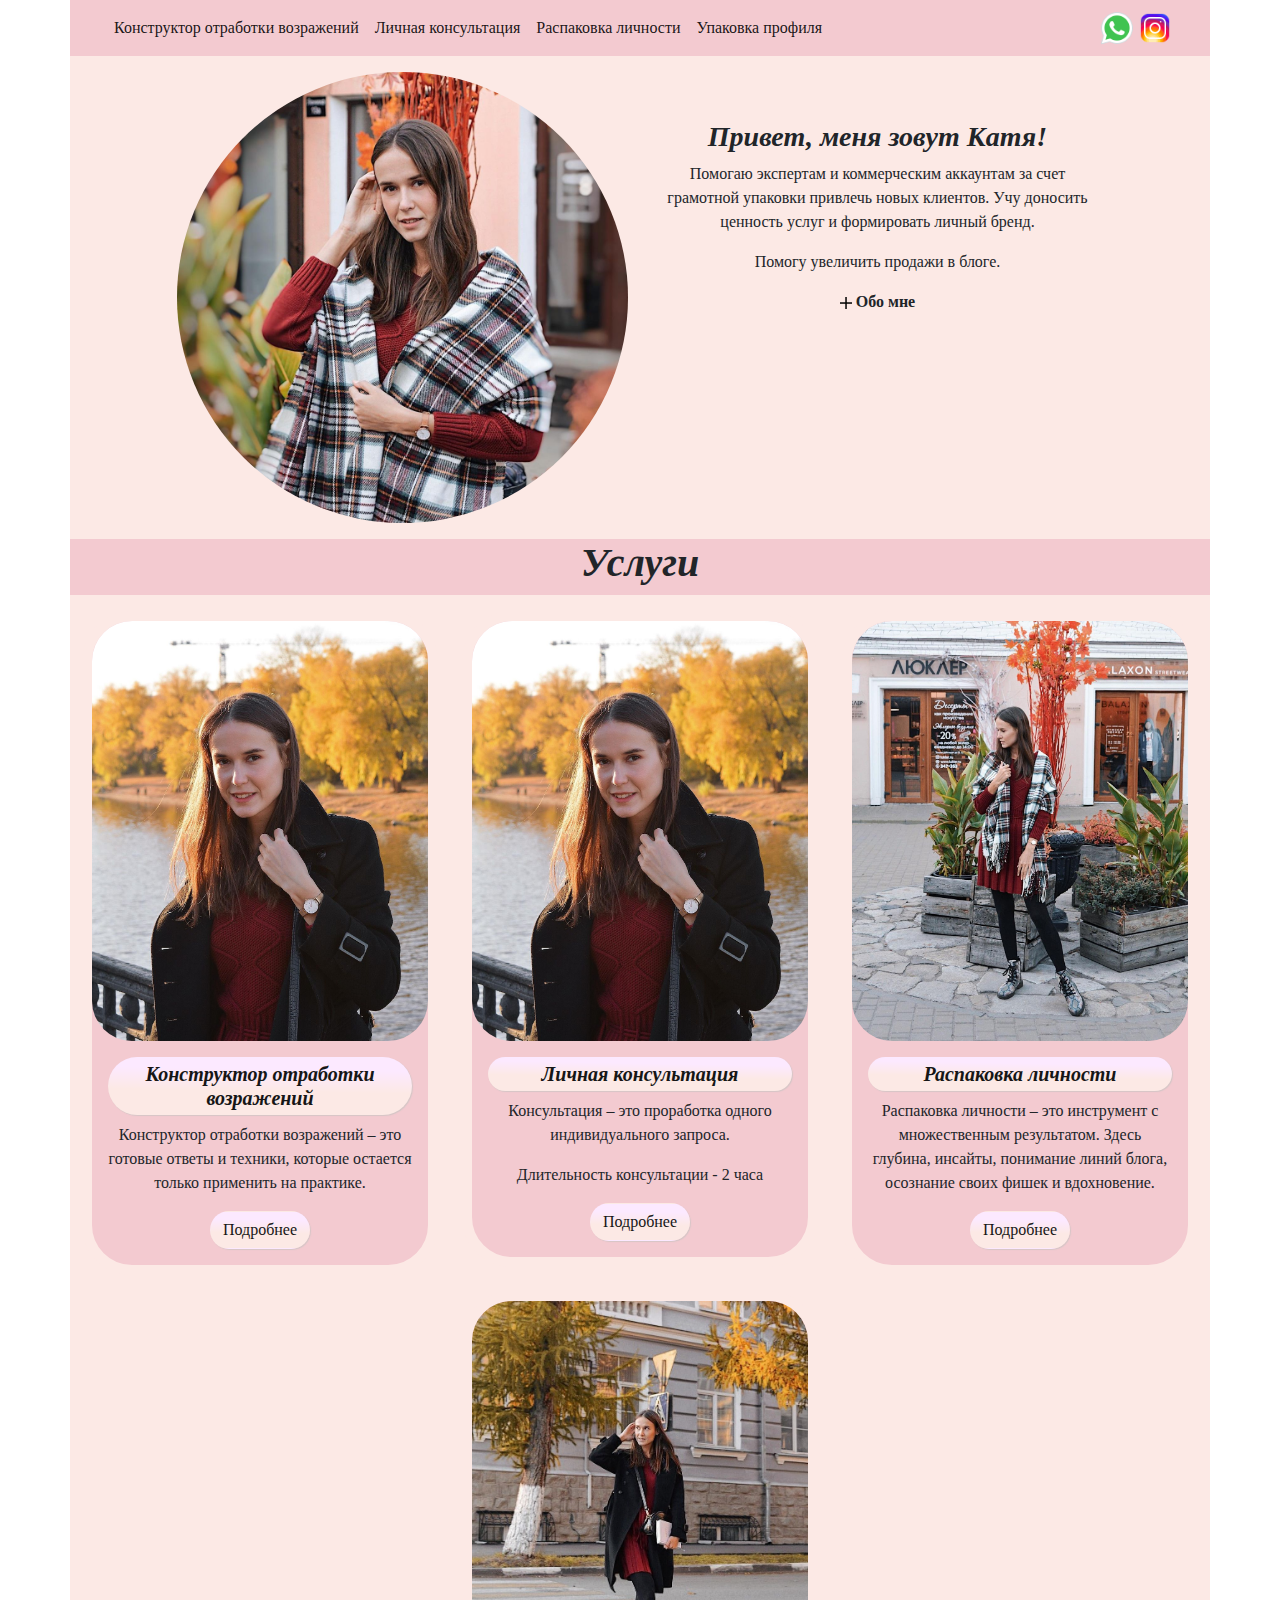
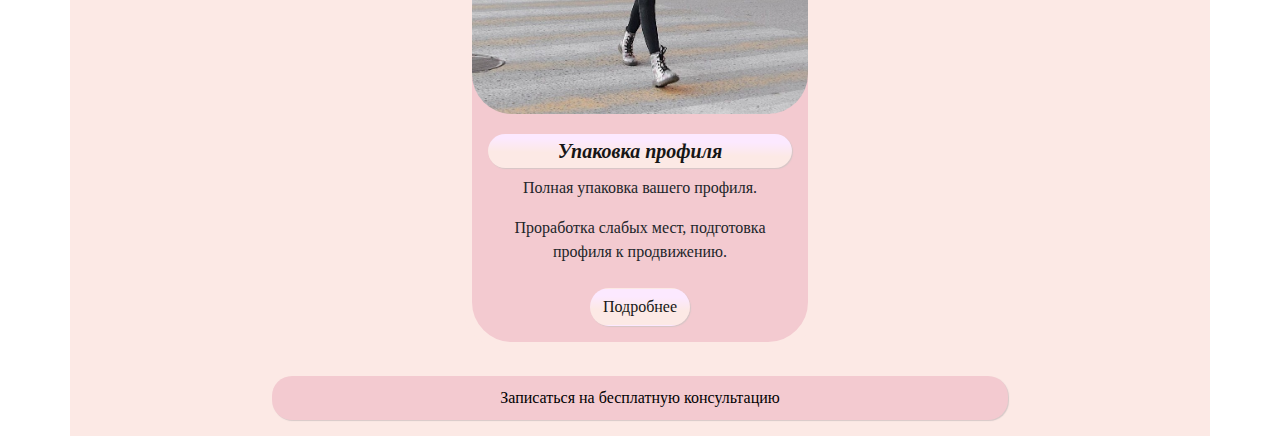
<file: index.html>
<!DOCTYPE html>
<html lang="en">

<head>
    <meta charset="UTF-8">
    <meta http-equiv="X-UA-Compatible" content="IE=edge">
    <meta name="viewport" content="width=device-width, initial-scale=1.0">
    <link rel="stylesheet" href="css/bootstrap.min.css">
    <link rel="stylesheet" href="css/style.css">
    <link rel="stylesheet" href="css/bootstrap-icons.css">
    <title>СММ ⚡️ ВИЗУАЛ • РАСПАКОВКА</title>
</head>

<body>
    <div class="container">
        <div class="row  vin-back">
            <div class="col-lg-12 col-sm-12">
                <nav class="navbar navbar-expand-lg navbar-light ">
                    <div class="container-fluid">
                        <!-- <a class="navbar-brand" href="#">Распаковка личности</a> -->
                        <button class="navbar-toggler" type="button" data-bs-toggle="collapse"
                            data-bs-target="#navbarSupportedContent" aria-controls="navbarSupportedContent"
                            aria-expanded="false" aria-label="Toggle navigation">
                            <span class="navbar-toggler-icon"></span>

                        </button>
                        <div class="collapse navbar-collapse" id="navbarSupportedContent">
                            <ul class="navbar-nav me-auto mb-2 mb-lg-0">
                                <li class="nav-item">
                                    <a class="nav-link active txt" aria-current="page"
                                        href="constructor.html">Конструктор
                                        отработки возражений </a>
                                </li>
                                <li class="nav-item">
                                    <a class="nav-link active" aria-current="page" href="self.html">Личная
                                        консультация</a>
                                </li>
                                <li class="nav-item">
                                    <a class="nav-link active" aria-current="page" href="rasp.html">Распаковка
                                        личности</a>
                                </li>
                                <li class="nav-item">
                                    <a class="nav-link active" aria-current="page" href="box.html">Упаковка профиля</a>
                                </li>
                            </ul>
                            <form class="d-flex">
                                <!-- <input class="form-control me-2" type="search" placeholder="Search" aria-label="Search"> -->
                                <!-- <button class="btn btn-outline-success" type="submit">Search</button> -->
                            </form>
                        </div>

                        <div class="d-flex justify-content-end align-items-center">

                            <a id="#whatsapp_widget" title="Whatsapp" class='button'
                                href="https://wa.me/79503378718?text=Здравствуйте, "><img
                                    src="img/icon/icons8-whatsapp-48.png" style='width: 38px; height: 38px;' alt=".."
                                    class="mr-2"></a>
                            <a href="https://www.instagram.com/captain.katy/" class="mr-5"><img
                                    src="img/icon/instagram-new.png" style='width: 38px; height: 38px;'
                                    alt="Написать в Instagram"> </a>


                        </div>
                    </div>
                </nav>
            </div>

        </div>

        <div class="row justify-content-center flex-direction-row vin-back1 pt-3 pb-3">
            <div class="col-lg-5 col-sm-3 text-center">
                <img src="img/avatar.jpg" alt=".." class="img-fluid" style="border-radius:250px;">
            </div>
            <div class="col-lg-5 col-sm-3  mt-5 ">
                <div class="text-center">
                    <h3>Привет, меня зовут Катя! </h3>
                    <p>‌Помогаю экспертам и коммерческим аккаунтам за счет грамотной упаковки привлечь новых клиентов.
                        Учу
                        доносить ценность услуг и формировать личный бренд.</p>
                    <p>Помогу увеличить продажи в блоге.</p>
                    <a id='last2' class="text-dark" style='text-decoration: none;' data-bs-toggle="collapse"
                        href="#collapseExample4" role="button" aria-expanded="false" aria-controls="collapseExample4">
                        <img id='change4' src="img/icon/plus.png" style="width: 12px ; height: 12px; font-size: 12pt;"
                            alt=".."><span>
                            <b>Обо мне</b>
                        </span>
                    </a>
                </div>


                <div class="collapse" id="collapseExample4">
                    <div class=" hat mb-3 text-left">
                        <li class="text-l">Инстаблогер с 2017 года. Изучала и тестировала все меняющиеся тренды
                            инстаграм на своем
                            блоге. Тогда
                            же и начала изучать СММ.</li>
                        <li class="text-l">2 года в СММ. Прошла путь от контент-менеджера и фотографа до начальника
                            отдела маркетинга.
                        </li>
                        <li class="text-l">Накопленные за 3 года знания в области СММ позволили мне систематизировать
                            их, и делиться с
                            другими
                            экспертами и коммерческими аккаунтами.</li>
                    </div>
                </div>
            </div>
        </div>
        <!-- <div class="row vin-back1 pt-3">
            <a id='last2' class="text-dark" style='text-decoration: none;' data-bs-toggle="collapse"
                href="#collapseExample4" role="button" aria-expanded="false" aria-controls="collapseExample4"> <img
                    id='change4' src="img/icon/plus.png" style="width: 12px ; height: 12px; font-size: 12pt;"
                    alt=".."><span>
                    <b>Обо мне</b>
                </span>
            </a>
            <div class="collapse" id="collapseExample4">
                <div class=" hat mb-3">
                    <li>Инстаблогер с 2017 года. Изучала и тестировала все меняющиеся тренды инстаграм на своем
                        блоге. Тогда
                        же и начала изучать СММ.</li>
                    <li>2 года в СММ. Прошла путь от контент-менеджера и фотографа до начальника отдела маркетинга.
                    </li>
                    <li>Накопленные за 3 года знания в области СММ позволили мне систематизировать их, и делиться с
                        другими
                        экспертами и коммерческими аккаунтами.</li>
                </div>
            </div>
        </div> -->
        <div class="row vin-back  justify-content-center ">
            <div class="col-lg-4 col-sm-4   text-center ">
                <h1>Услуги</h1>
            </div>
        </div>
        <div class="row vin-back1 pt-2 justify-content-center  pt-3 ">
            <div class="col-lg-4 col-sm-4 mb-3 ">
                <div class="card card-prod vin-back title-card">
                    <a href="constructor.html">
                        <img src="img/card2.jpg" class="card-img-top title-card2 img-fluid" alt="..."></a>

                    <div class="card-body">
                        <h5 class="card-title text-center title-card1 bg-light button-m1">Конструктор отработки
                            возражений </h5>
                        <p class="card-text text-center">Конструктор отработки возражений – это готовые ответы и
                            техники, которые остается только применить на практике.
                        </p>
                        <div class="text-center "><a href="constructor.html" class="button-m1 btn ">Подробнее</a>
                        </div>

                    </div>
                </div>
            </div>
            <div class="col-lg-4 col-sm-4 mb-3 ">
                <div class="card card-prod vin-back title-card">
                    <a href="self.html"><img src="img/card2.jpg" class="card-img-top title-card2  img-fluid"
                            alt="..."></a>

                    <div class="card-body">
                        <h5 class="card-title text-center title-card1 bg-light button-m1">Личная консультация</h5>
                        <p class="card-text text-center">Консультация – это проработка одного индивидуального запроса.
                        </p>
                        <p class="card-text text-center">Длительность консультации - 2 часа</p>

                        <div class="text-center"><a href="self.html" class=" btn button-m1 ">Подробнее</a></div>

                    </div>
                </div>
            </div>
            <div class="col-lg-4 col-sm-4 ml-3 mb-3">
                <div class="card card-prod vin-back title-card ">
                    <a href="rasp.html"><img src=" img/card1.jpg" class="card-img-top img-fluid title-card2"
                            alt="..."></a>

                    <div class="card-body">
                        <h5 class="card-title text-center title-card1 bg-light button-m1">Распаковка личности</h5>
                        <p class="card-text text-center">Распаковка личности – это инструмент с множественным
                            результатом. Здесь глубина, инсайты, понимание линий блога, осознание своих фишек и
                            вдохновение.</p>
                        <div class="text-center"><a href="rasp.html" class=" btn button-m1 ">Подробнее</a></div>

                    </div>
                </div>
            </div>
            <div class="col-lg-4 col-sm-4 mb-3">
                <div class="card card-prod vin-back title-card ">
                    <a href="box.html"> <img src="img/card3.jpg" class="card-img-top img-fluid mb-1 title-card2"
                            alt="..."></a>

                    <div class="card-body">
                        <h5 class="card-title text-center title-card1 bg-light button-m1">Упаковка профиля</h5>
                        <p class="card-text text-center">Полная упаковка вашего профиля.
                        </p>
                        <p class="card-text text-center mb-4"> Проработка слабых мест,
                            подготовка профиля к продвижению.
                        </p>

                        <div class="text-center"><a href="box.html" class="button-m1 btn  ">Подробнее</a></div>

                    </div>
                </div>
            </div>

        </div>
        <div class="row vin-back1 pt-2 justify-content-center ">
            <div class="col-lg-8 col-sm-4 mb-3">
                <div class="text-center button-m"><a class="hre" href="https://msng.link/o/?captain.katy=ig">Записаться
                        на
                        бесплатную
                        консультацию</a></div>
            </div>
        </div>
    </div>
    <script>
        let img = document.getElementById("last2");
        img.addEventListener("click", changeNow);

        function changeNow() {
            var img = document.getElementById("change4");
            if (img.src.includes("plus.png")) {
                img.src = "img/icon/minus.png";
            } else {
                img.src = "img/icon/plus.png";

            }
        }
    </script>
    <script src='js/bootstrap.bundle.min.js'></script>
</body>

</html>
</file>
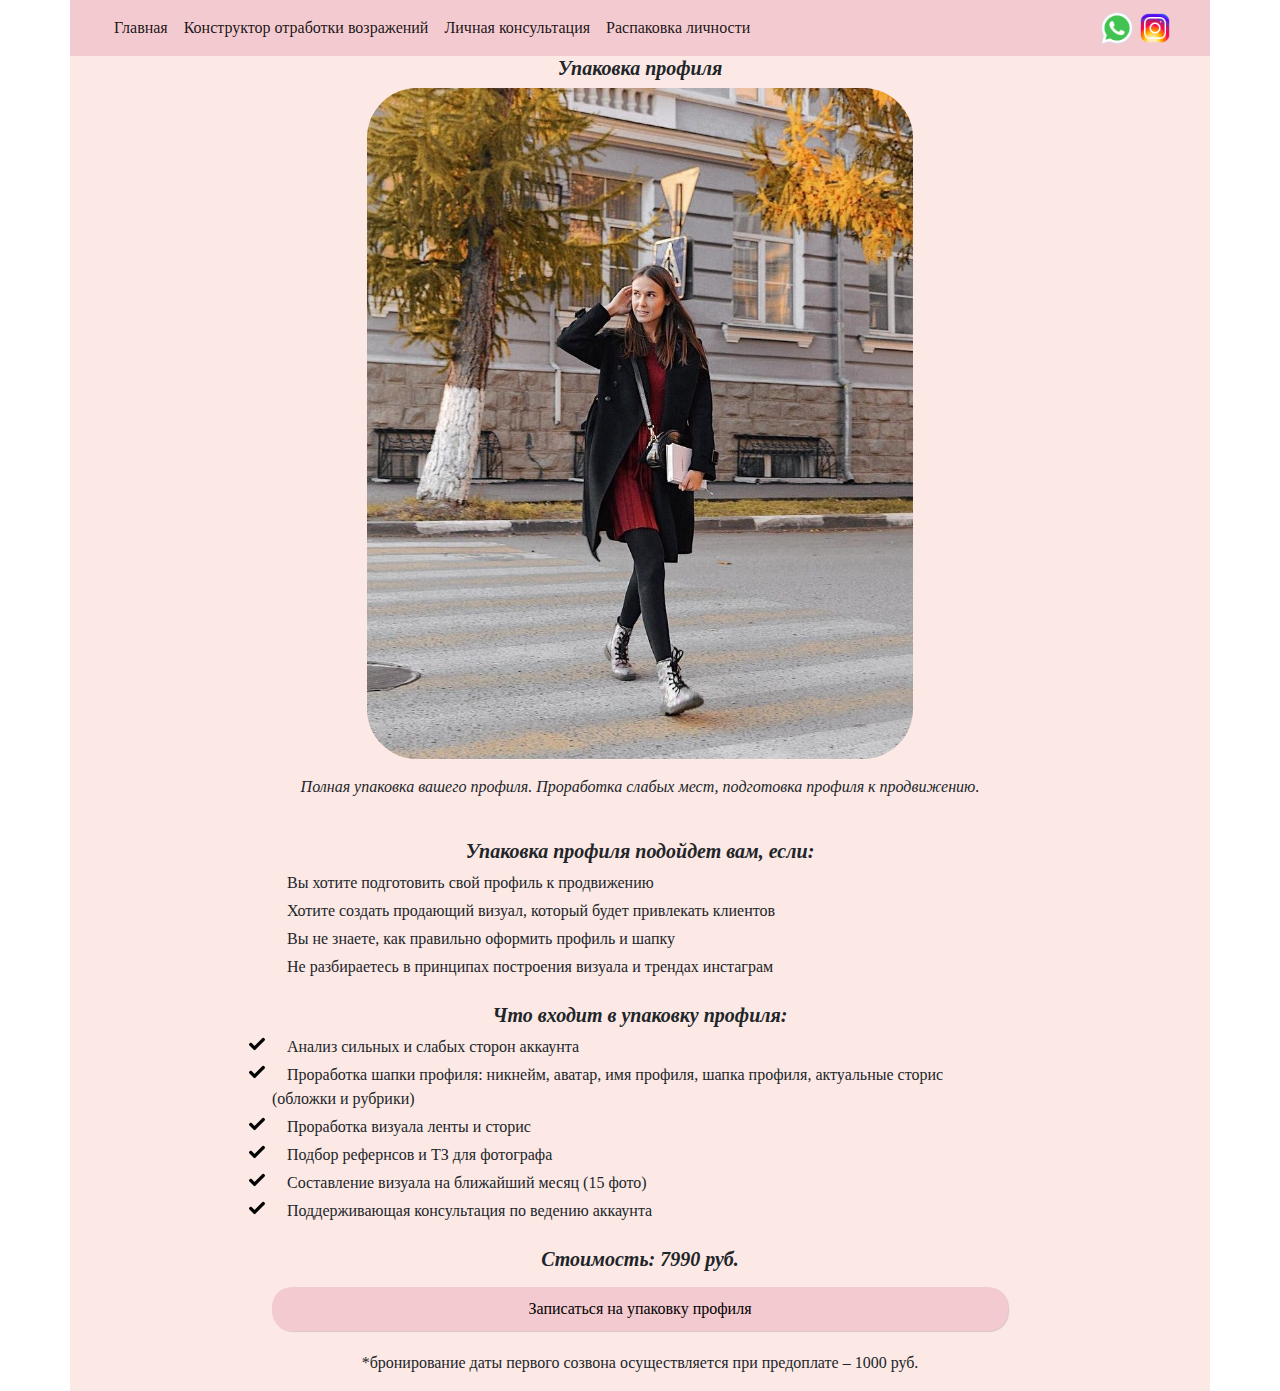
<file: box.html>
<!DOCTYPE html>
<html lang="en">

<head>
    <meta charset="UTF-8">
    <meta http-equiv="X-UA-Compatible" content="IE=edge">
    <meta name="viewport" content="width=device-width, initial-scale=1.0">
    <link rel="stylesheet" href="css/bootstrap.min.css">
    <link rel="stylesheet" href="css/style.css">
    <link rel="stylesheet" href="css/bootstrap-icons.css">
    <title>Упаковка профиля</title>
</head>

<body>
    <div class="container">
        <div class="row  vin-back">
            <div class="col-lg-12 col-sm-12">
                <nav class="navbar navbar-expand-lg navbar-light ">
                    <div class="container-fluid">
                        <!-- <a class="navbar-brand" href="#">Распаковка личности</a> -->
                        <button class="navbar-toggler" type="button" data-bs-toggle="collapse"
                            data-bs-target="#navbarSupportedContent" aria-controls="navbarSupportedContent"
                            aria-expanded="false" aria-label="Toggle navigation">
                            <span class="navbar-toggler-icon"></span>

                        </button>
                        <div class="collapse navbar-collapse" id="navbarSupportedContent">
                            <ul class="navbar-nav me-auto mb-2 mb-lg-0">

                                <li class="nav-item">
                                    <a class="nav-link active" aria-current="page" href="index.html">Главная</a>
                                </li>
                                <li class="nav-item">
                                    <a class="nav-link active" aria-current="page" href="constructor.html">Конструктор
                                        отработки возражений </a>
                                </li>
                                <li class="nav-item">
                                    <a class="nav-link active" aria-current="page" href="self.html">Личная
                                        консультация</a>
                                </li>
                                <li class="nav-item">
                                    <a class="nav-link active" aria-current="page" href="rasp.html">Распаковка
                                        личности</a>
                                </li>

                            </ul>
                            <form class="d-flex">

                            </form>
                        </div>

                        <div class="d-flex justify-content-end align-items-center">

                            <a id="#whatsapp_widget" title="Whatsapp" class='button'
                                href="https://wa.me/79503378718?text=Здравствуйте, "><img
                                    src="img/icon/icons8-whatsapp-48.png" style='width: 38px; height: 38px;' alt=".."
                                    class="mr-2"></a>
                            <a href="https://www.instagram.com/captain.katy/" class="mr-5"><img
                                    src="img/icon/instagram-new.png" style='width: 38px; height: 38px;'
                                    alt="Написать в Instagram"> </a>


                        </div>
                    </div>
                </nav>
            </div>

        </div>
        <div class="row justify-content-center vin-back1">
            <div class="col-lg-6 col-sm-8 text-center">
                <h5 class=" text-center " style="font-style: italic;">Упаковка профиля</h5>
                <img src="img/card3.jpg" alt=".." class="img-fluid title-card">
            </div>
        </div>
        <div class="row justify-content-center vin-back1 pt-3">
            <div class="col-lg-8 col-sm-8 text-center">

                <p class=" text-center" style="font-style: italic;">Полная упаковка вашего профиля. Проработка слабых
                    мест, подготовка профиля к продвижению. </p>

            </div>
        </div>
        <div class="row justify-content-center vin-back1 pt-3">
            <div class="col-lg-8 col-sm-8 ">
                <h5 class=" text-center mb-2 mt-2">Упаковка профиля подойдет вам, если:</h5>

                <li class=" fixed-left lst mb-1">Вы хотите подготовить свой профиль к продвижению</li>
                <li class=" lst mb-1">Хотите создать продающий визуал, который будет привлекать клиентов</li>
                <li class=" lst mb-1">Вы не знаете, как правильно оформить профиль и шапку</li>
                <li class=" lst mb-1">Не разбираетесь в принципах построения визуала и трендах инстаграм</li>

                <h5 class=" text-center  mb-2 mt-4 ">Что входит в упаковку профиля:</h5>

                <li class="lst1 mb-1">Анализ сильных и слабых сторон аккаунта</li>
                <li class="lst1 mb-1">Проработка шапки профиля: никнейм, аватар, имя профиля, шапка профиля, актуальные
                    сторис (обложки и рубрики)</li>
                <li class="lst1 mb-1">Проработка визуала ленты и сторис</li>
                <li class="lst1 mb-1">Подбор рефернсов и ТЗ для фотографа</li>
                <li class="lst1 mb-1">Составление визуала на ближайший месяц (15 фото)</li>
                <li class="lst1 mb-1">Поддерживающая консультация по ведению аккаунта</li>
                <div class="text-center mt-4">
                    <h5> Стоимость: 7990 руб.</h5>
                </div>


                <!-- <div class="d-flex justify-content-center align-items-center mb-3">

                    <a id="#whatsapp_widget" title="Whatsapp" class='button'
                        href="https://wa.me/79503378718?text=Здравствуйте, "><img src="img/icon/icons8-whatsapp-48.png"
                            style='width: 38px; height: 38px;' alt=".." class="mr-2"></a>
                    <a href="https://www.instagram.com/captain.katy/" class="mr-5"><img src="img/icon/instagram-new.png"
                            style='width: 38px; height: 38px;' alt="Написать в Instagram"> </a>

                </div> -->
            </div>
        </div>
        <div class="row vin-back1 pt-2 justify-content-center ">
            <div class="col-lg-8 col-sm-4 mb-3">
                <div class="text-center button-m"><a class="hre" href="https://msng.link/o/?captain.katy=ig">Записаться
                        на
                        упаковку профиля</a></div>
            </div>
        </div>
        <div class="row justify-content-center vin-back1 pt-1">
            <div class="col-lg-8 col-sm-8 ">

                <p class="text-center"> *бронирование даты первого созвона осуществляется при предоплате – 1000 руб.</p>

            </div>
        </div>
    </div>
    </div>

    </div>

    <script src='js/bootstrap.bundle.min.js'></script>
</body>

</html>
</file>
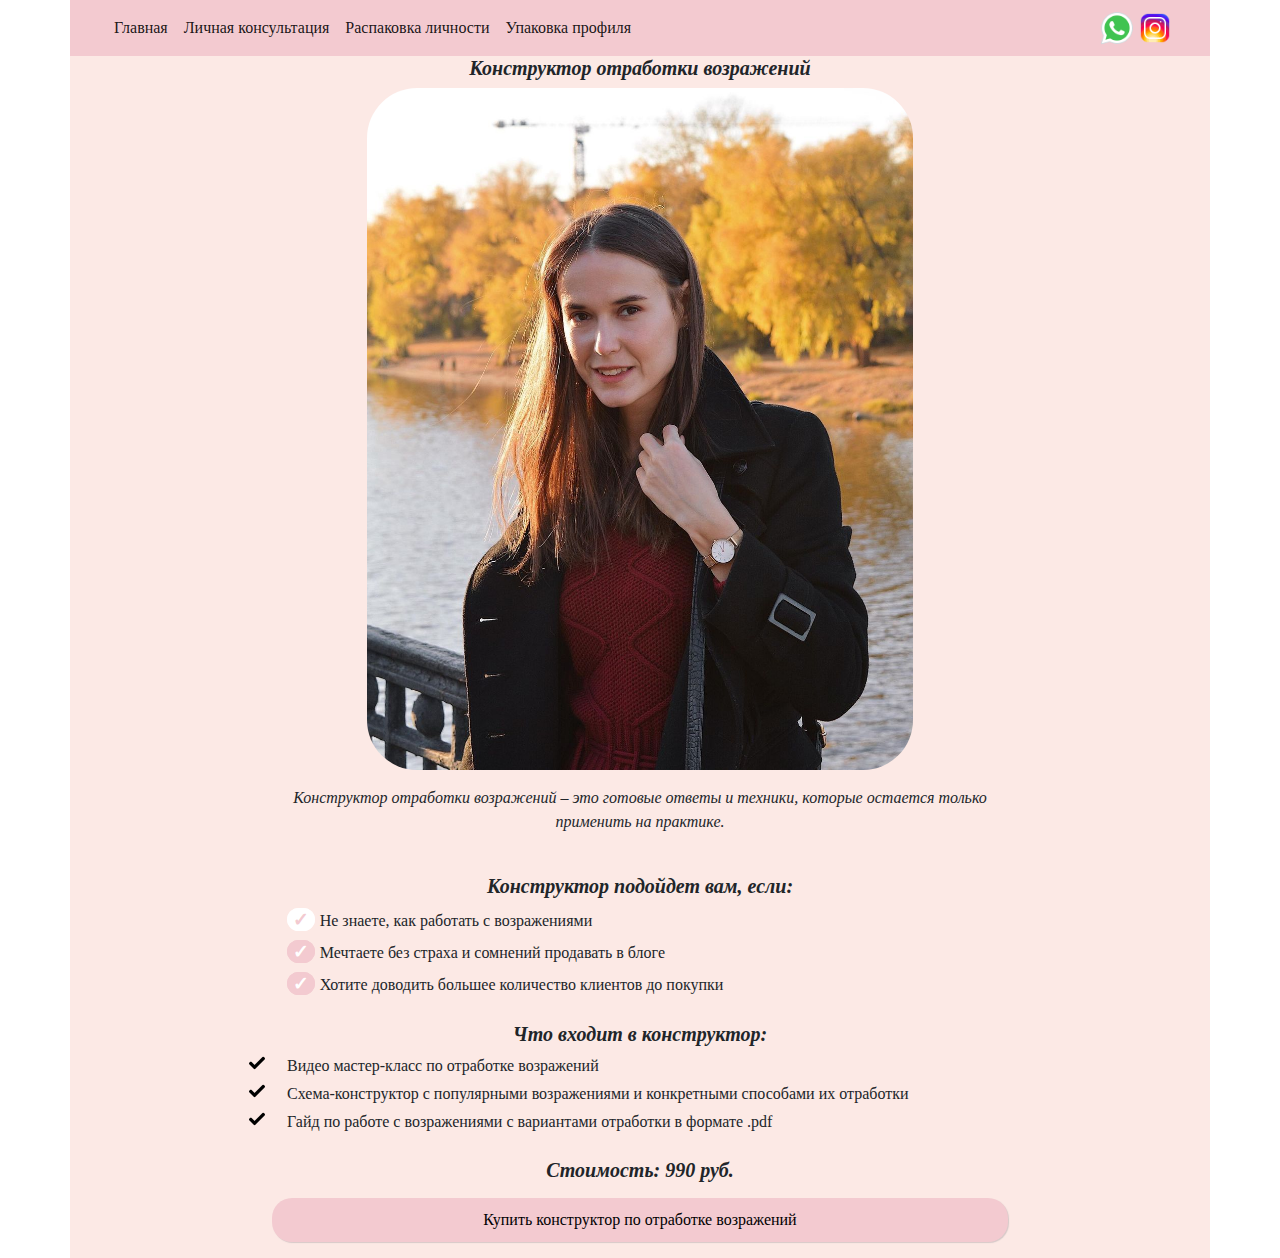
<file: constructor.html>
<!DOCTYPE html>
<html lang="en">

<head>
    <meta charset="UTF-8">
    <meta http-equiv="X-UA-Compatible" content="IE=edge">
    <meta name="viewport" content="width=device-width, initial-scale=1.0">
    <link rel="stylesheet" href="css/bootstrap.min.css">
    <link rel="stylesheet" href="css/style.css">
    <link rel="stylesheet" href="css/bootstrap-icons.css">
    <title>Конструктор отработки возражений</title>
</head>

<body>
    <div class="container">
        <div class="row  vin-back">
            <div class="col-lg-12 col-sm-12">
                <nav class="navbar navbar-expand-lg navbar-light ">
                    <div class="container-fluid">
                        <button class="navbar-toggler" type="button" data-bs-toggle="collapse"
                            data-bs-target="#navbarSupportedContent" aria-controls="navbarSupportedContent"
                            aria-expanded="false" aria-label="Toggle navigation">
                            <span class="navbar-toggler-icon"></span>

                        </button>
                        <div class="collapse navbar-collapse" id="navbarSupportedContent">
                            <ul class="navbar-nav me-auto mb-2 mb-lg-0">

                                <li class="nav-item">
                                    <a class="nav-link active" aria-current="page" href="index.html">Главная</a>
                                </li>
                                <li class="nav-item">
                                    <a class="nav-link active" aria-current="page" href="self.html">Личная
                                        консультация</a>
                                </li>
                                <li class="nav-item">
                                    <a class="nav-link active" aria-current="page" href="rasp.html">Распаковка
                                        личности</a>
                                </li>
                                <li class="nav-item">
                                    <a class="nav-link active" aria-current="page" href="box.html">Упаковка профиля</a>
                                </li>
                            </ul>
                            <form class="d-flex">

                            </form>
                        </div>

                        <div class="d-flex justify-content-end align-items-center">

                            <a id="#whatsapp_widget" title="Whatsapp" class='button'
                                href="https://wa.me/79503378718?text=Здравствуйте, "><img
                                    src="img/icon/icons8-whatsapp-48.png" style='width: 38px; height: 38px;' alt=".."
                                    class="mr-2"></a>
                            <a href="https://www.instagram.com/captain.katy/" class="mr-5"><img
                                    src="img/icon/instagram-new.png" style='width: 38px; height: 38px;'
                                    alt="Написать в Instagram"> </a>


                        </div>
                    </div>
                </nav>
            </div>

        </div>
        <div class="row justify-content-center vin-back1">
            <div class="col-lg-6 col-sm-8 text-center">
                <h5 class=" text-center " style="font-style: italic;">Конструктор отработки возражений</h5>
                <img src="img/card2.jpg" alt=".." class="img-fluid title-card">
            </div>
        </div>
        <div class="row justify-content-center vin-back1 pt-3">
            <div class="col-lg-8 col-sm-8 text-center">

                <p class=" text-center" style="font-style: italic;">Конструктор отработки возражений – это готовые
                    ответы и техники, которые остается только применить на практике. </p>

            </div>
        </div>
        <div class="row justify-content-center vin-back1 pt-3">
            <div class="col-lg-8 col-sm-8 ">
                <h5 class=" text-center mb-2 mt-2">Конструктор подойдет вам, если: </h5>

                <li class=" fixed-left lst mb-1"><span
                        style="color:#f3cad0;background-color: #ffffff; font-size:14pt; padding-left: 5px; border:1px solid#ffffff; border-radius: 25px; margin-right: 5px;">
                        <b>&check;</b>
                    </span>Не знаете, как работать с возражениями</li>
                <li class=" lst mb-1"><span
                        style="color:#ffffff;background-color: #f3cad0; font-size:14pt; padding-left: 5px; border:1px solid #f3cad0; border-radius: 25px; margin-right: 5px;">
                        <b>&check;</b>
                    </span>Мечтаете без страха и сомнений продавать в блоге</li>

                <li class=" lst mb-1"><span
                        style="color:#ffffff;background-color: #f3cad0; font-size:14pt; padding-left: 5px; border:1px solid #f3cad0; border-radius: 25px; margin-right: 5px;">
                        <b>&check;</b>
                    </span>Хотите доводить большее количество клиентов до покупки


                </li>


                <h5 class=" text-center  mb-2 mt-4 ">Что входит в конструктор:</h5>

                <li class="lst1 mb-1">Видео мастер-класс по отработке возражений</li>
                <li class="lst1 mb-1">Схема-конструктор с популярными возражениями и конкретными способами их отработки
                </li>
                <li class="lst1 mb-1">Гайд по работе с возражениями с вариантами отработки в формате .pdf</li>

                <div class="text-center mt-4">
                    <h5> Стоимость: 990 руб.</h5>
                </div>


                <!-- <div class="d-flex justify-content-center align-items-center mb-3">

                    <a id="#whatsapp_widget" title="Whatsapp" class='button'
                        href="https://wa.me/79503378718?text=Здравствуйте, "><img src="img/icon/icons8-whatsapp-48.png"
                            style='width: 38px; height: 38px;' alt=".." class="mr-2"></a>
                    <a href="https://www.instagram.com/captain.katy/" class="mr-5"><img src="img/icon/instagram-new.png"
                            style='width: 38px; height: 38px;' alt="Написать в Instagram"> </a>

                </div> -->
            </div>
        </div>
        <div class="row vin-back1 pt-2 justify-content-center ">
            <div class="col-lg-8 col-sm-4 mb-3">
                <div class="text-center button-m"><a class="hre" href="https://msng.link/o/?captain.katy=ig">Купить
                        конструктор по отработке возражений</a></div>
            </div>
        </div>
    </div>
    </div>

    </div>

    <script src='js/bootstrap.bundle.min.js'></script>
</body>

</html>
</file>
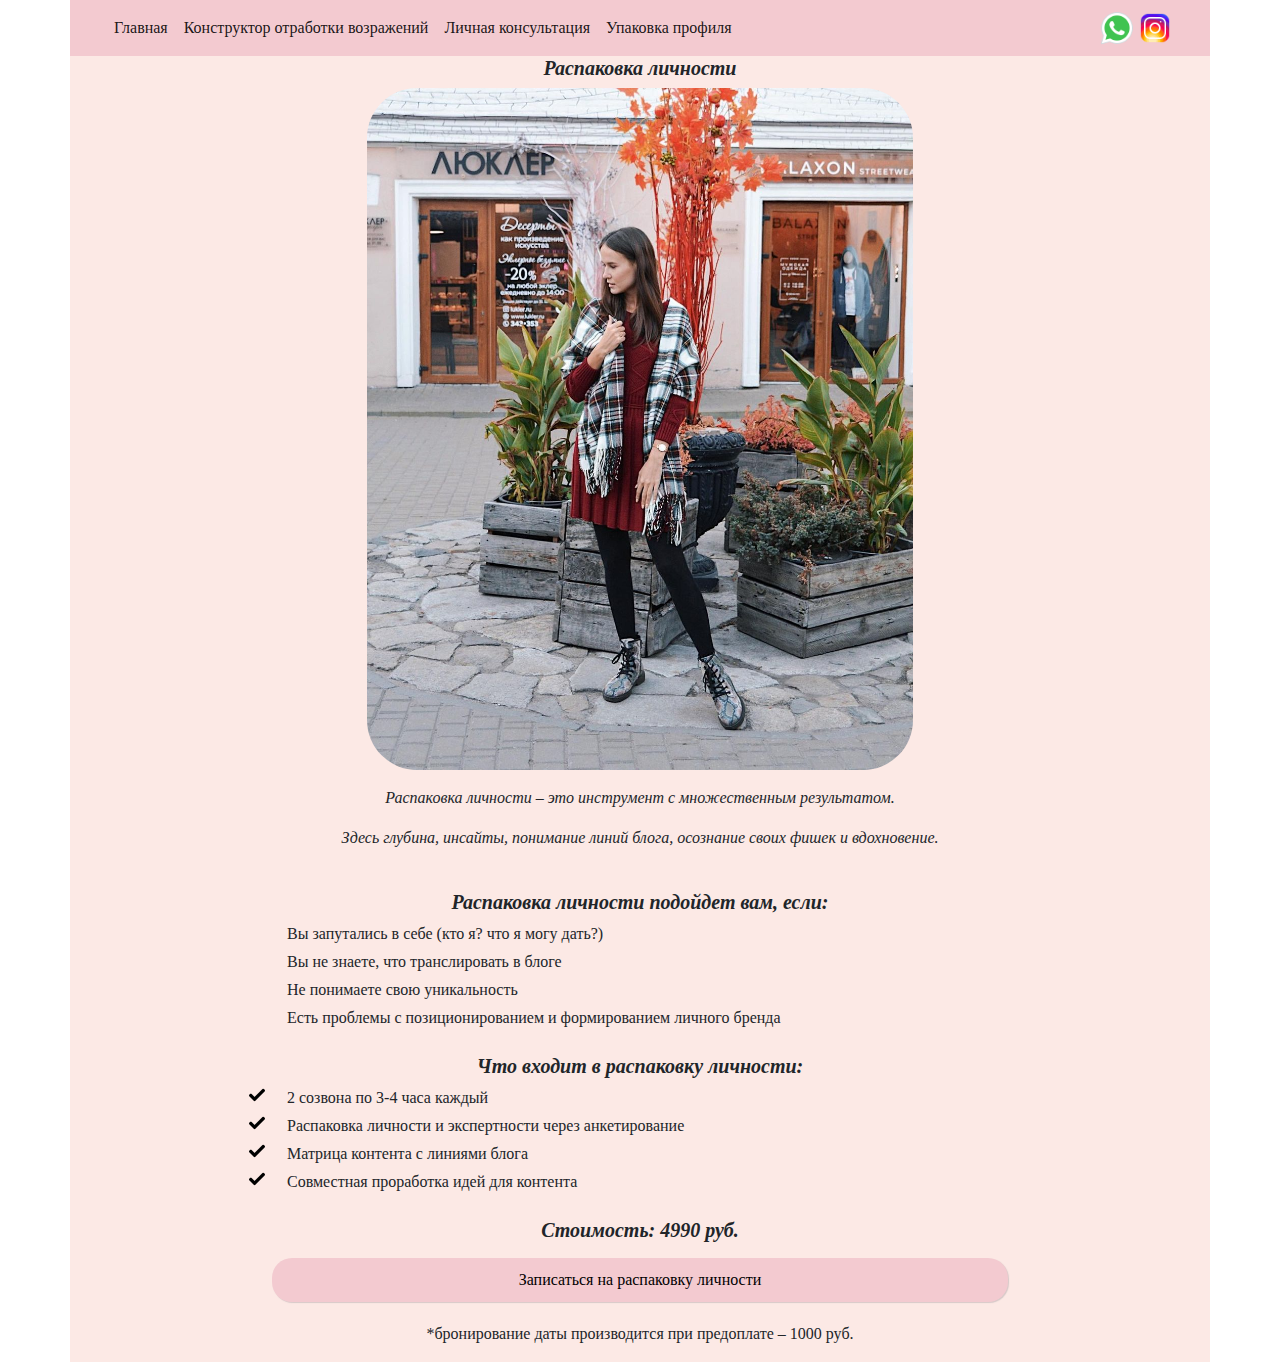
<file: rasp.html>
<!DOCTYPE html>
<html lang="en">

<head>
    <meta charset="UTF-8">
    <meta http-equiv="X-UA-Compatible" content="IE=edge">
    <meta name="viewport" content="width=device-width, initial-scale=1.0">
    <link rel="stylesheet" href="css/bootstrap.min.css">
    <link rel="stylesheet" href="css/style.css">
    <link rel="stylesheet" href="css/bootstrap-icons.css">
    <title>Распаковка личности</title>
</head>

<body>
    <div class="container">
        <div class="row  vin-back">
            <div class="col-lg-12 col-sm-12">
                <nav class="navbar navbar-expand-lg navbar-light ">
                    <div class="container-fluid">
                        <!-- <a class="navbar-brand" href="#">Распаковка личности</a> -->
                        <button class="navbar-toggler" type="button" data-bs-toggle="collapse"
                            data-bs-target="#navbarSupportedContent" aria-controls="navbarSupportedContent"
                            aria-expanded="false" aria-label="Toggle navigation">
                            <span class="navbar-toggler-icon"></span>

                        </button>
                        <div class="collapse navbar-collapse" id="navbarSupportedContent">
                            <ul class="navbar-nav me-auto mb-2 mb-lg-0">
                                <li class="nav-item">
                                    <a class="nav-link active" aria-current="page" href="index.html">Главная</a>
                                </li>
                                <li class="nav-item">
                                    <a class="nav-link active" aria-current="page" href="constructor.html">Конструктор
                                        отработки возражений </a>
                                </li>
                                <li class="nav-item">
                                    <a class="nav-link active" aria-current="page" href="self.html">Личная
                                        консультация</a>
                                </li>
                                <li class="nav-item">
                                    <a class="nav-link active" aria-current="page" href="box.html">Упаковка профиля</a>
                                </li>
                            </ul>
                            <form class="d-flex">

                            </form>
                        </div>

                        <div class="d-flex justify-content-end align-items-center">

                            <a id="#whatsapp_widget" title="Whatsapp" class='button'
                                href="https://wa.me/79503378718?text=Здравствуйте, "><img
                                    src="img/icon/icons8-whatsapp-48.png" style='width: 38px; height: 38px;' alt=".."
                                    class="mr-2"></a>
                            <a href="https://www.instagram.com/captain.katy/" class="mr-5"><img
                                    src="img/icon/instagram-new.png" style='width: 38px; height: 38px;'
                                    alt="Написать в Instagram"> </a>


                        </div>
                    </div>
                </nav>
            </div>

        </div>
        <div class="row justify-content-center vin-back1">
            <div class="col-lg-6 col-sm-8 text-center">
                <h5 class=" text-center " style="font-style: italic;">Распаковка личности</h5>
                <img src="img/card1.jpg" alt=".." class="img-fluid title-card">
            </div>
        </div>
        <div class="row justify-content-center vin-back1 pt-3">
            <div class="col-lg-8 col-sm-8 text-center">

                <p class=" text-center" style="font-style: italic;">Распаковка личности – это инструмент с множественным
                    результатом. </p>
                <p class=" text-center" style="font-style: italic;">Здесь глубина, инсайты, понимание линий блога,
                    осознание своих фишек и
                    вдохновение.</p>
            </div>
        </div>
        <div class="row justify-content-center vin-back1 pt-3">
            <div class="col-lg-8 col-sm-8 ">
                <h5 class=" text-center mb-2 mt-2">Распаковка личности подойдет вам, если:</h5>
                <!-- <ul class="lst text-left"> -->
                <li class=" fixed-left lst mb-1">Вы запутались в себе (кто я? что я могу дать?)</li>
                <li class=" lst mb-1">Вы не знаете, что транслировать в блоге</li>
                <li class=" lst mb-1">Не понимаете свою уникальность</li>

                <li class="  lst mb-1">Есть&nbsp;проблемы&nbsp;с позиционированием и формированием&nbsp;личного
                    бренда
                </li>

                <h5 class=" text-center  mb-2 mt-4 ">Что входит в распаковку личности:</h5>

                <li class="lst1 mb-1">2 созвона по 3-4 часа каждый</li>
                <li class="lst1 mb-1">Распаковка личности и экспертности через анкетирование</li>
                <li class="lst1 mb-1">Матрица контента с линиями блога</li>
                <li class="lst1 mb-1">Совместная проработка идей для контента</li>
                <div class="text-center mt-4 ">
                    <h5> Стоимость: 4990 руб.</h5>
                </div>
                <!-- <div class="d-flex justify-content-center align-items-center mb-3">

                    <a id="#whatsapp_widget" title="Whatsapp" class='button'
                        href="https://wa.me/79503378718?text=Здравствуйте, "><img src="img/icon/icons8-whatsapp-48.png"
                            style='width: 38px; height: 38px;' alt=".." class="mr-2"></a>
                    <a href="https://www.instagram.com/captain.katy/" class="mr-5"><img src="img/icon/instagram-new.png"
                            style='width: 38px; height: 38px;' alt="Написать в Instagram"> </a>


                </div> -->
            </div>
        </div>
        <div class="row vin-back1 pt-2 justify-content-center ">
            <div class="col-lg-8 col-sm-4 mb-3">
                <div class="text-center button-m"><a class="hre" href="https://msng.link/o/?captain.katy=ig">Записаться
                        на
                        распаковку личности </a></div>
            </div>
        </div>
        <div class="row justify-content-center vin-back1 pt-1">
            <div class="col-lg-8 col-sm-8 ">


                <p class="text-center"> *бронирование даты производится при предоплате – 1000 руб.</p>

            </div>
        </div>
    </div>
    </div>

    </div>

    <script src='js/bootstrap.bundle.min.js'></script>
</body>

</html>
</file>
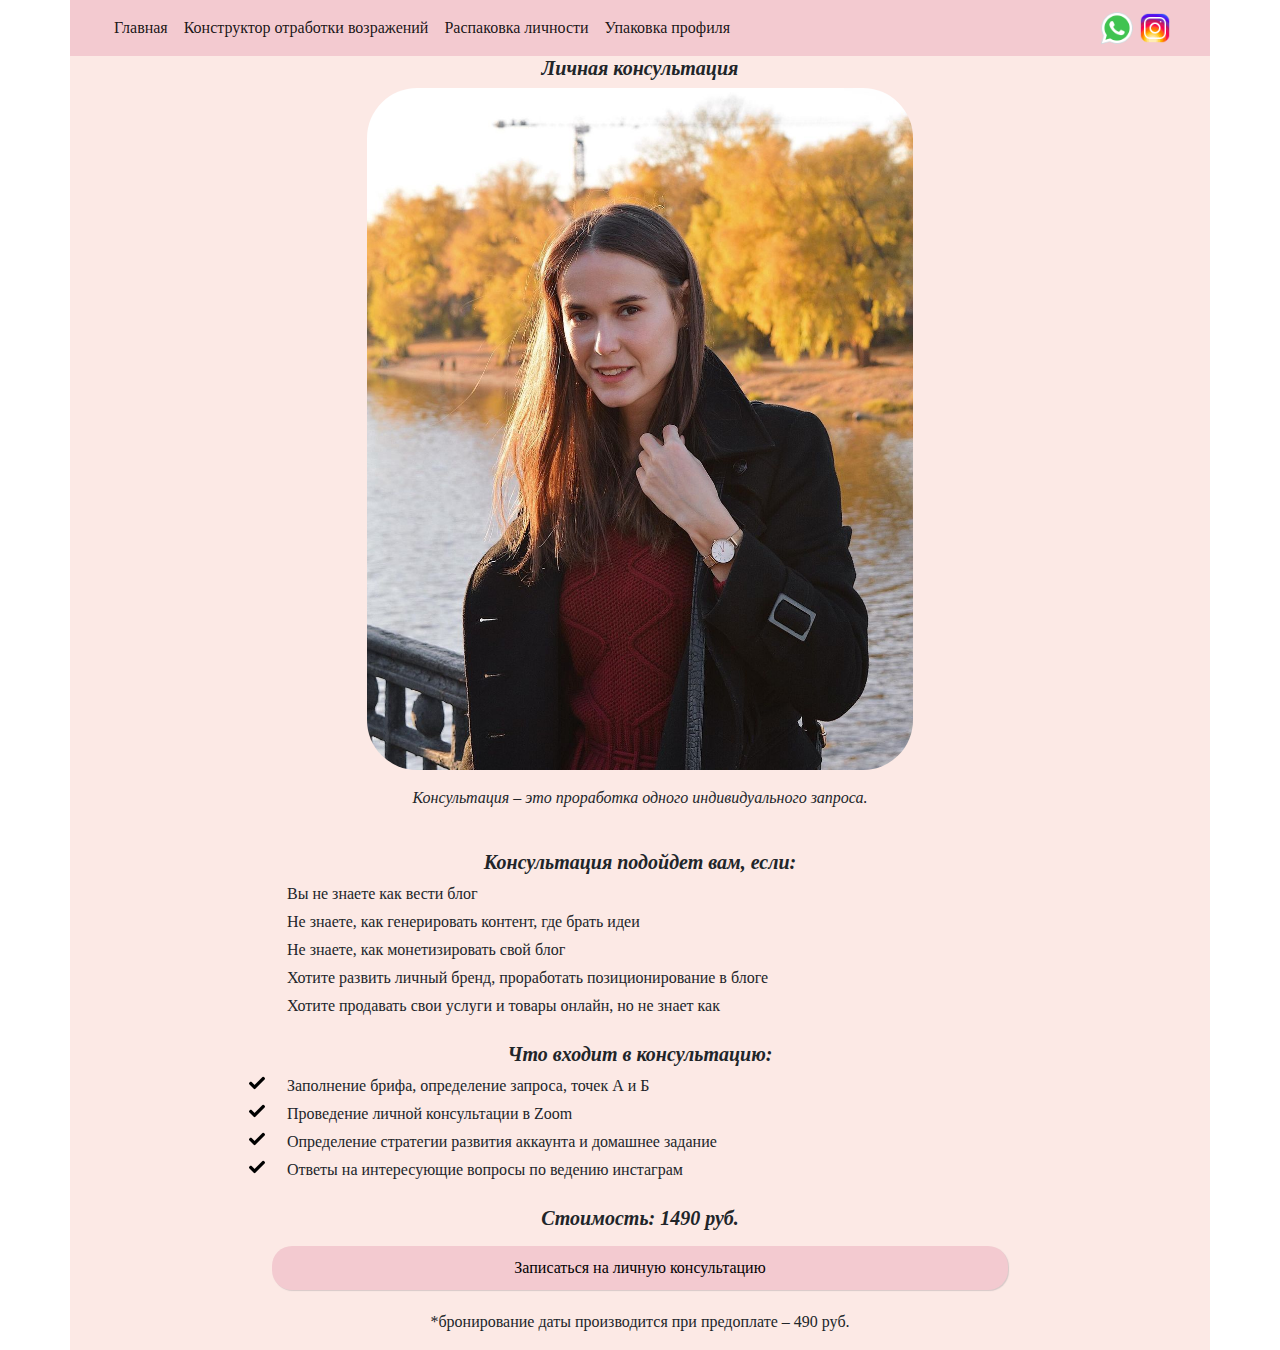
<file: self.html>
<!DOCTYPE html>
<html lang="en">

<head>
    <meta charset="UTF-8">
    <meta http-equiv="X-UA-Compatible" content="IE=edge">
    <meta name="viewport" content="width=device-width, initial-scale=1.0">
    <link rel="stylesheet" href="css/bootstrap.min.css">
    <link rel="stylesheet" href="css/style.css">
    <link rel="stylesheet" href="css/bootstrap-icons.css">
    <title>Личная консультация</title>
</head>

<body>
    <div class="container">
        <div class="row  vin-back">
            <div class="col-lg-12 col-sm-12">
                <nav class="navbar navbar-expand-lg navbar-light ">
                    <div class="container-fluid">
                        <!-- <a class="navbar-brand" href="#">Распаковка личности</a> -->
                        <button class="navbar-toggler" type="button" data-bs-toggle="collapse"
                            data-bs-target="#navbarSupportedContent" aria-controls="navbarSupportedContent"
                            aria-expanded="false" aria-label="Toggle navigation">
                            <span class="navbar-toggler-icon"></span>

                        </button>
                        <div class="collapse navbar-collapse" id="navbarSupportedContent">
                            <ul class="navbar-nav me-auto mb-2 mb-lg-0">

                                <li class="nav-item">
                                    <a class="nav-link active" aria-current="page" href="index.html">Главная</a>
                                </li>
                                <li class="nav-item">
                                    <a class="nav-link active" aria-current="page" href="constructor.html">Конструктор
                                        отработки возражений </a>
                                </li>
                                <li class="nav-item">
                                    <a class="nav-link active" aria-current="page" href="rasp.html">Распаковка
                                        личности</a>
                                </li>
                                <li class="nav-item">
                                    <a class="nav-link active" aria-current="page" href="box.html">Упаковка профиля</a>
                                </li>

                            </ul>
                            <form class="d-flex">

                            </form>
                        </div>

                        <div class="d-flex justify-content-end align-items-center">

                            <a id="#whatsapp_widget" title="Whatsapp" class='button'
                                href="https://wa.me/79503378718?text=Здравствуйте, "><img
                                    src="img/icon/icons8-whatsapp-48.png" style='width: 38px; height: 38px;' alt=".."
                                    class="mr-2"></a>
                            <a href="https://www.instagram.com/captain.katy/" class="mr-5"><img
                                    src="img/icon/instagram-new.png" style='width: 38px; height: 38px;'
                                    alt="Написать в Instagram"> </a>


                        </div>
                    </div>
                </nav>
            </div>

        </div>
        <div class="row justify-content-center vin-back1">
            <div class="col-lg-6 col-sm-8 text-center">
                <h5 class=" text-center " style="font-style: italic;">Личная консультация</h5>
                <img src="img/card2.jpg" alt=".." class="img-fluid title-card">
            </div>
        </div>
        <div class="row justify-content-center vin-back1 pt-3">
            <div class="col-lg-8 col-sm-8 text-center">

                <p class=" text-center" style="font-style: italic;">Консультация – это проработка одного индивидуального
                    запроса. </p>

            </div>
        </div>
        <div class="row justify-content-center vin-back1 pt-3">
            <div class="col-lg-8 col-sm-8 ">
                <h5 class=" text-center mb-2 mt-2">Консультация подойдет вам, если:</h5>

                <li class=" fixed-left lst mb-1">Вы не знаете как вести блог</li>
                <li class=" lst mb-1">Не знаете, как генерировать контент, где брать идеи</li>
                <li class=" lst mb-1">Не знаете, как монетизировать свой блог</li>
                <li class=" lst mb-1">Хотите развить личный бренд, проработать позиционирование в блоге</li>
                <li class=" lst mb-1">Хотите продавать свои услуги и товары онлайн, но не знает как</li>

                <h5 class=" text-center  mb-2 mt-4 ">Что входит в консультацию:</h5>

                <li class="lst1 mb-1">Заполнение брифа, определение запроса, точек А и Б</li>
                <li class="lst1 mb-1">Проведение личной консультации в Zoom</li>
                <li class="lst1 mb-1">Определение стратегии развития аккаунта и домашнее задание</li>
                <li class="lst1 mb-1">Ответы на интересующие вопросы по ведению инстаграм</li>
                <div class="text-center mt-4">
                    <h5> Стоимость: 1490 руб.</h5>
                </div>


                <!-- <div class="d-flex justify-content-center align-items-center mb-3">

                    <a id="#whatsapp_widget" title="Whatsapp" class='button'
                        href="https://wa.me/79503378718?text=Здравствуйте, "><img src="img/icon/icons8-whatsapp-48.png"
                            style='width: 38px; height: 38px;' alt=".." class="mr-2"></a>
                    <a href="https://www.instagram.com/captain.katy/" class="mr-5"><img src="img/icon/instagram-new.png"
                            style='width: 38px; height: 38px;' alt="Написать в Instagram"> </a>

                </div> -->
            </div>
        </div>
        <div class="row vin-back1 pt-2 justify-content-center ">
            <div class="col-lg-8 col-sm-4 mb-3">
                <div class="text-center button-m"><a class="hre" href="https://msng.link/o/?captain.katy=ig">Записаться
                        на
                        личную консультацию</a></div>
            </div>
        </div>
        <div class="row justify-content-center vin-back1 pt-1">
            <div class="col-lg-8 col-sm-8 ">


                <p class="text-center"> *бронирование даты производится при предоплате – 490 руб.</p>
                <!-- <div class="d-flex justify-content-center align-items-center mb-3">

                    <a id="#whatsapp_widget" title="Whatsapp" class='button'
                        href="https://wa.me/79503378718?text=Здравствуйте, "><img src="img/icon/icons8-whatsapp-48.png"
                            style='width: 38px; height: 38px;' alt=".." class="mr-2"></a>
                    <a href="https://www.instagram.com/captain.katy/" class="mr-5"><img src="img/icon/instagram-new.png"
                            style='width: 38px; height: 38px;' alt="Написать в Instagram"> </a>

                </div> -->
            </div>
        </div>
    </div>
    </div>

    </div>

    <script src='js/bootstrap.bundle.min.js'></script>
</body>

</html>
</file>
<file: css/style.css>
/* color 2 -#E1958B, color1 -#ffdfc4 */
/*Цвета*/
:root{
    /* --color1 : #ffe5f0;
    --color2 : #eda4d0; */
    --color1 : #fce9e5;
    --color2 : #f3cad0;
    --color3:rgb(255, 198, 217);
    /* --color3 : #e6afa8; */


}
body{
    font-family: 'Century Gothic';
}
h1,h3,h4,h2,h5,h6{
    font-family: 'Century Gothic';
    font-weight: bold;
	font-style: italic;
}

.vin-back{
    background-color: var(--color2);
}
.vin-back1{
    background-color: var(--color1);
}
.vin-back2{
    background-color: var(--color3);
}
.link-head{
    /* text-decoration: none; */
    color: black;
}
.link-head:hover{
    color: var(--color1);
}
.card-prod{
    border: 10px var(--color1) solid;
}
.title-card{
    border-radius: 50px;
}
.title-card2{
    border-radius: 40px;
}
.circle{
    border-radius: 20px;
}
.title-card1{
    border-radius: 20px;
    padding-top: 5px;
    padding-bottom: 5px;
    padding-right: 2px;
    padding-left: 2px;
}
.lst{
    
   list-style-type: none;
    /* list-style-image: url(../img/icon/gal.png); */
    text-indent: 15px;
}
.lst1{
    list-style-image: url(../img/icon/gal.png);
    text-indent: 15px;
}
.otstup{
  margin-top: 35px;

}
.button-m{
   
    border-radius: 20px;
    background-color:var(--color2) ;
    padding: 10px;
    -webkit-box-shadow: 1px 1px 1px rgba(211, 197, 197, 0.9);
    -moz-box-shadow:    1px 1px 1px rgba(211, 197, 197,  0.9);
    box-shadow:         1px 1px 1px rgba(211, 197, 197, 0.9 0.9);
    
}
.hre{
    text-decoration: none;
    color:black;
}
.hre:hover{
    color: blanchedalmond;
}
.text-l{
    text-align:left!important;
    text-indent: 20px;
}
.button-m1{
    color: rgb(22, 22, 22);
    /* -webkit-border-radius: 44px;
-moz-border-radius: 44px;
border-radius: 44px; */
background: rgb(252, 233, 229);
background: -moz-linear-gradient(91deg, rgb(252, 233, 229) 42%, rgb(252, 233, 255) 77%);
background: -webkit-linear-gradient(91deg, rgb(252, 233, 229) 42%, rgb(252, 233, 255) 77%);
background: -o-linear-gradient(91deg, rgb(252, 233, 229) 42%, rgb(252, 233, 255) 77%);
background: -ms-linear-gradient(91deg, rgb(252, 233, 229) 42%, rgb(252, 233, 255) 77%);
background: linear-gradient(1deg, rgb(252, 233, 229) 42%, rgb(252, 233, 255) 77%);
/* -webkit-box-shadow: 6px 3px 16px rgba(20, 20, 20, 0.7);
-moz-box-shadow:    6px 3px 16px rgba(20, 20, 20, 0.7);
box-shadow:         6px 3px 16px rgba(20, 20, 20, 0.7); */
-webkit-border-radius: 30px;
-moz-border-radius: 30px;
border-radius: 30px;


-webkit-box-shadow: 1px 1px 1px rgba(211, 197, 197, 0.9);
-moz-box-shadow:    1px 1px 1px rgba(211, 197, 197,  0.9);
box-shadow:         1px 1px 1px rgba(211, 197, 197, 0.9 0.9);
}
</file>
